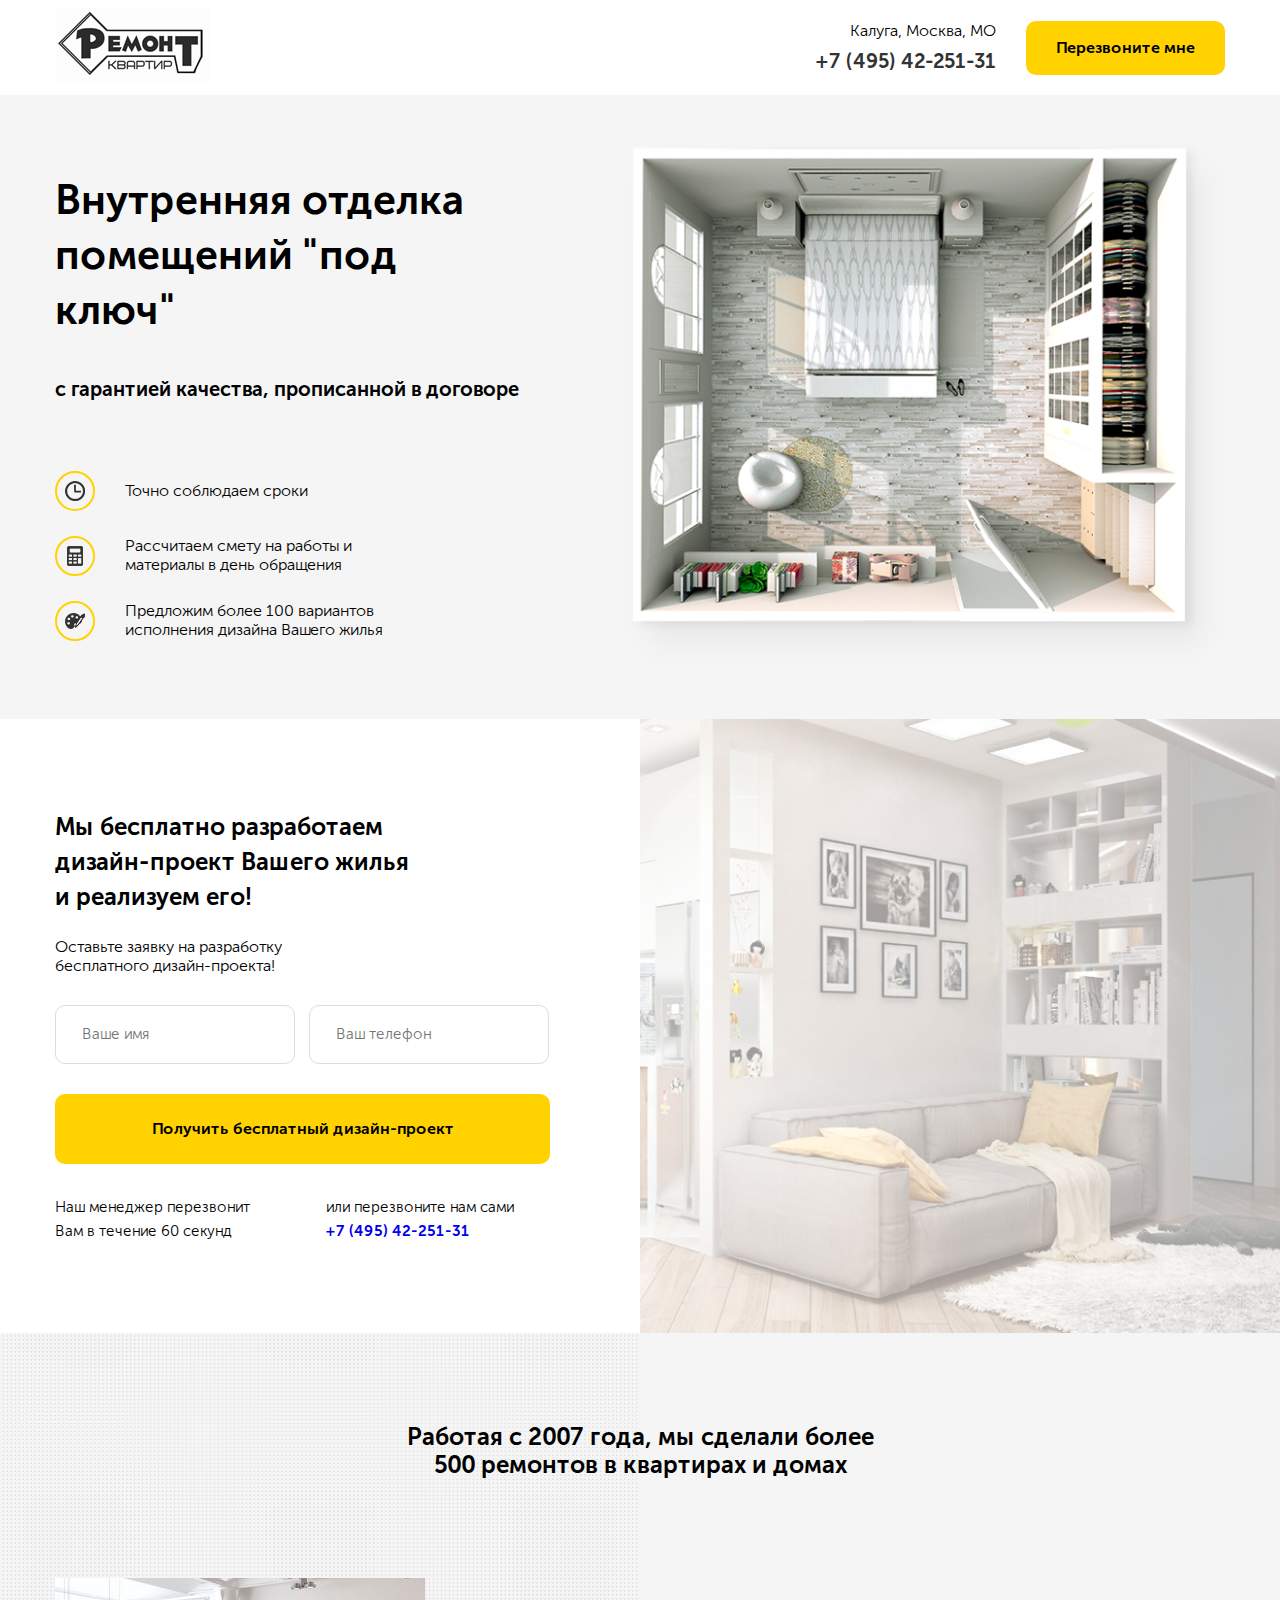
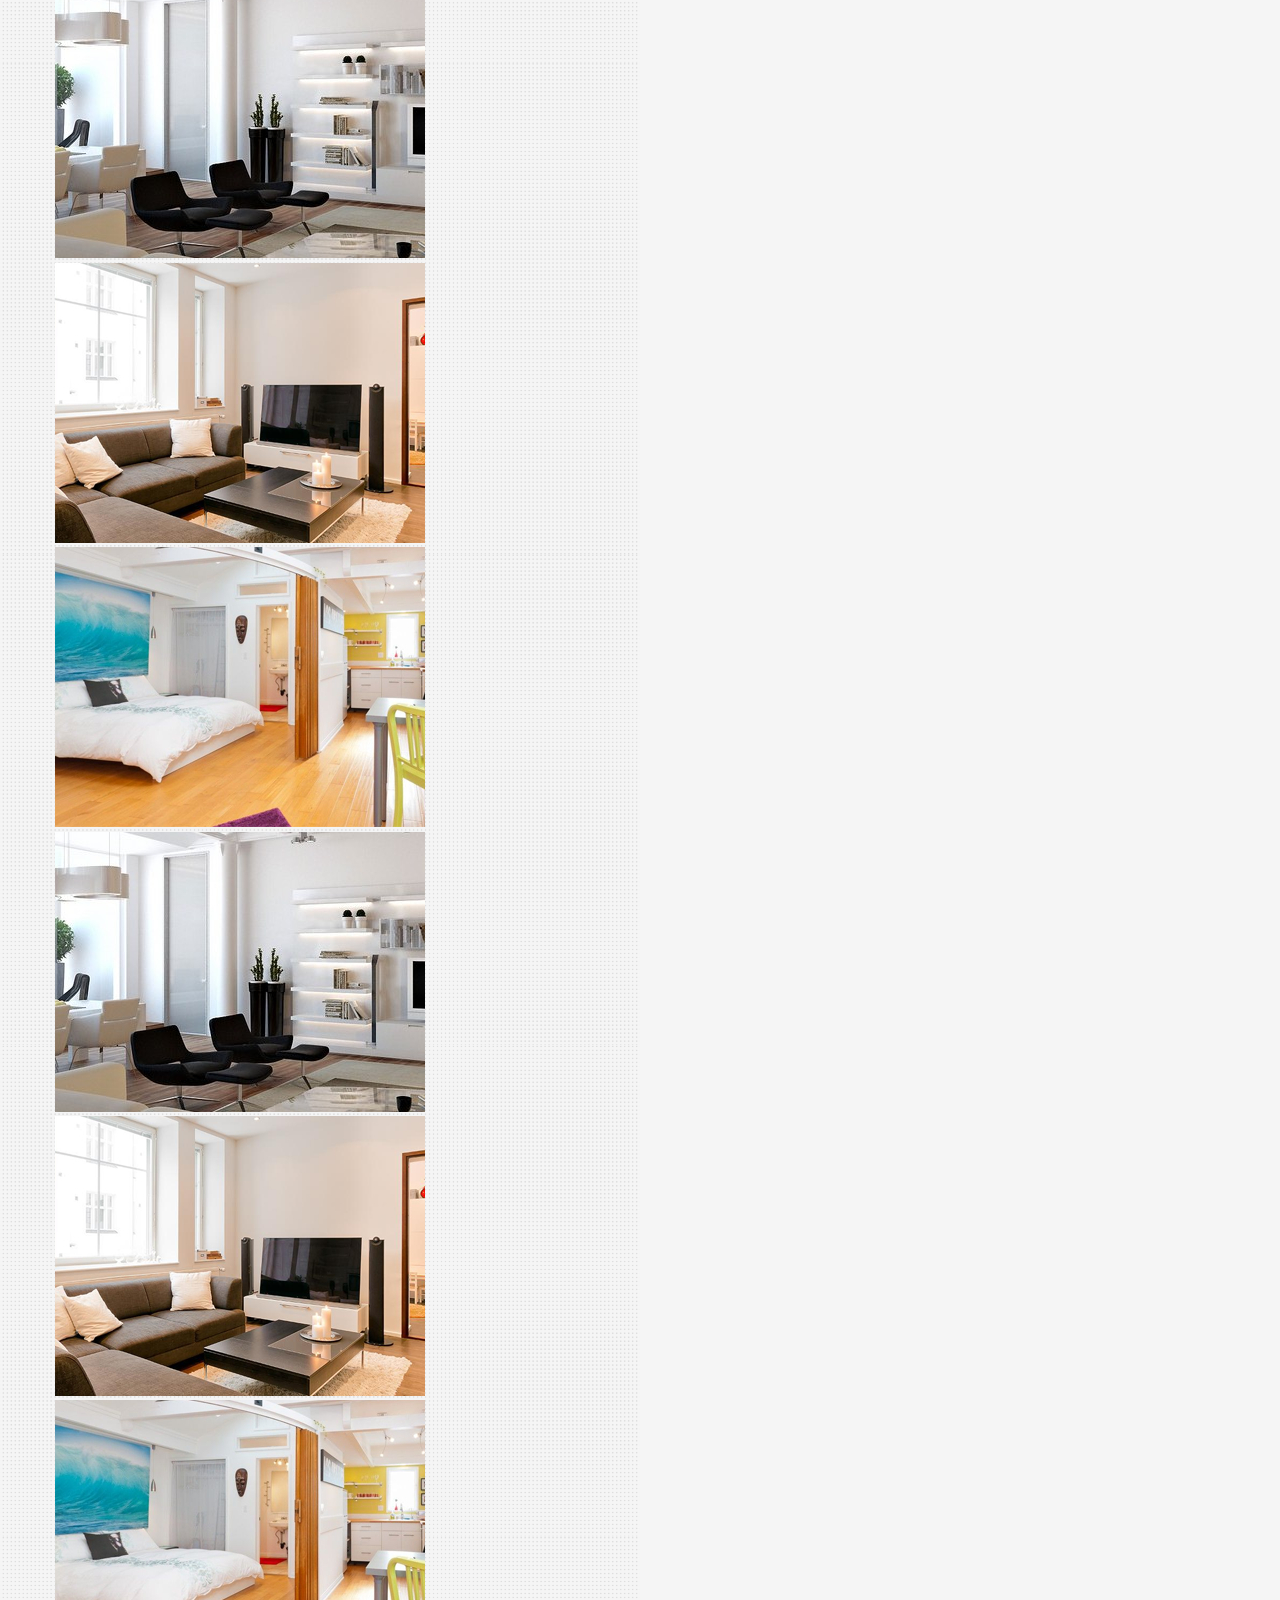
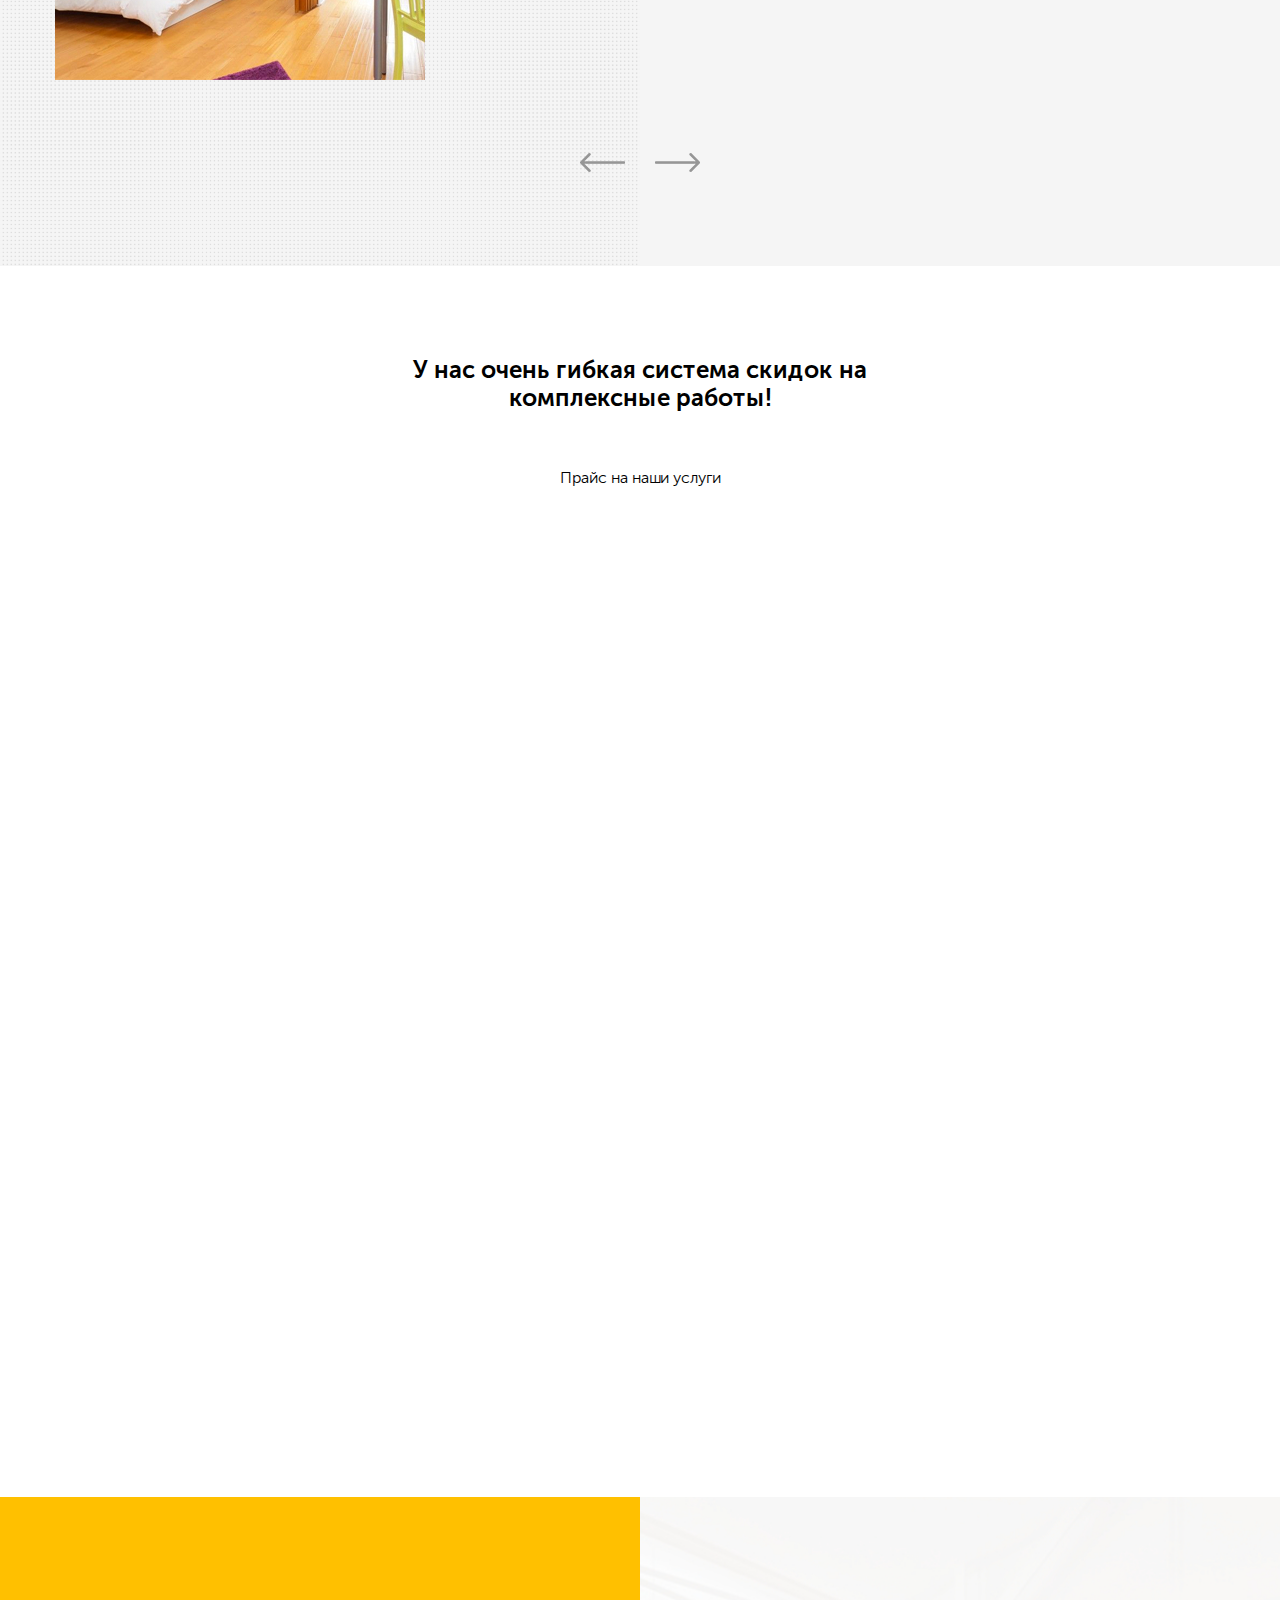
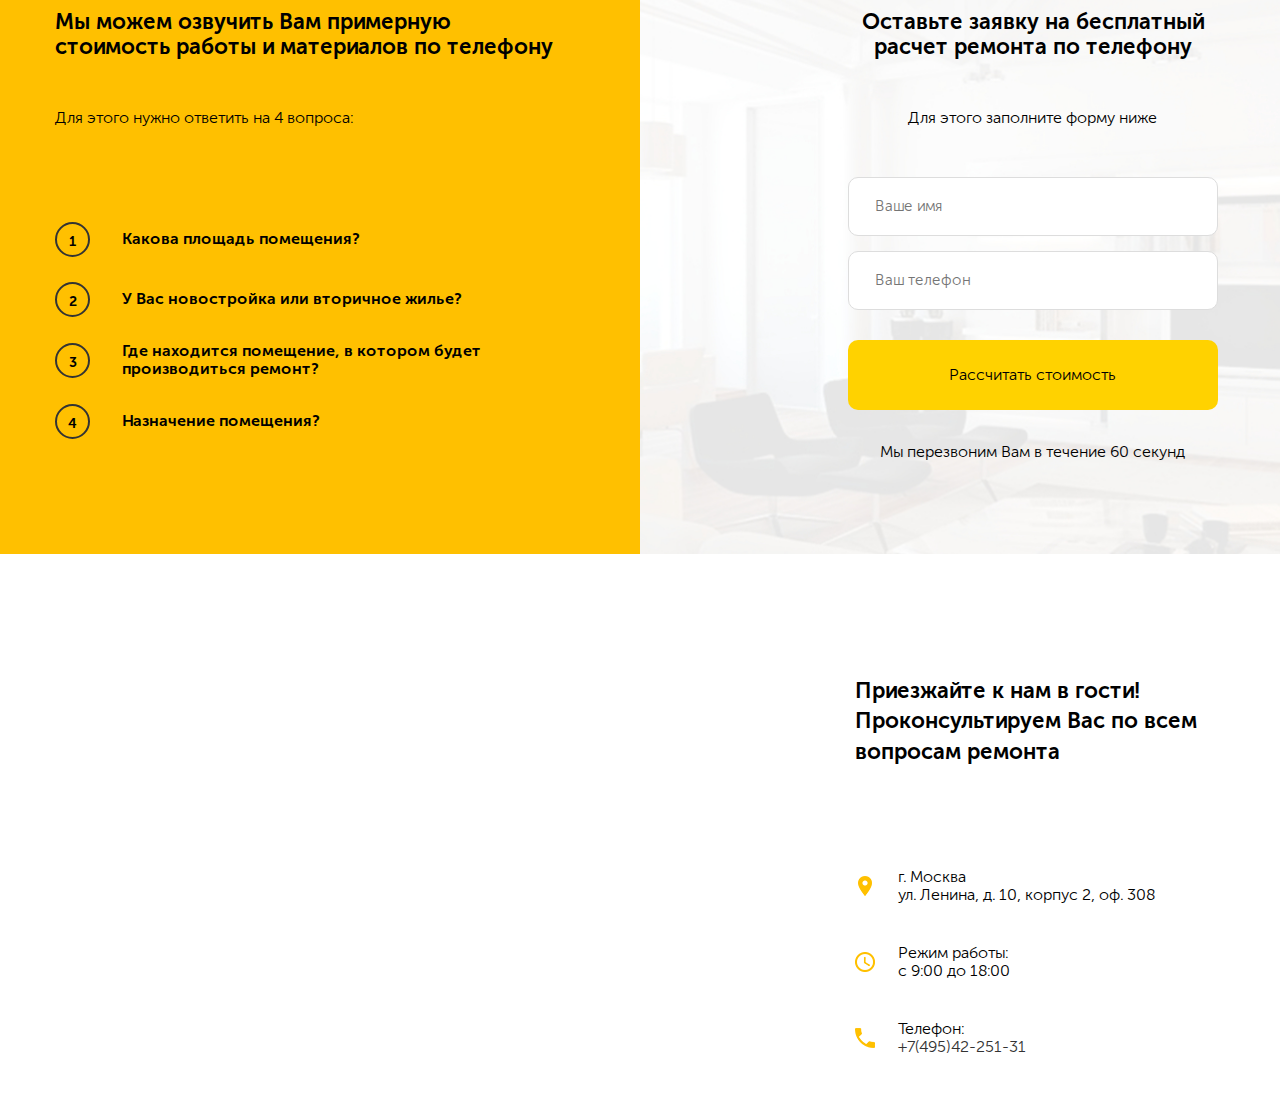
<file: index.html>
<!DOCTYPE html>
<html lang="ru">
<head>
  <meta charset="UTF-8">
  <meta name="viewport" content="width=device-width, initial-scale=1.0">
  <meta http-equiv="X-UA-Compatible" content="ie=edge">
  <title>Document</title>
  <link rel="stylesheet" href="css/normalize.css">
  <link rel="stylesheet" href="css/style.css">
  <link rel="stylesheet" href="css/animate.css">
  <link rel="stylesheet" href="css/slick.css">
</head>
<body>
  <nav class="navbar">
    <div class="container">
      <div class="navbar-block">
        <div class="navbar__logo">
          <img src="img/logo.png" alt="Логотип">
        </div>
        <!-- /.navbar__logo -->
        <div class="navbar__info">
          <div class="navbar__contacts">
            <span class="navbar__address">Калуга, Москва, МО</span>
            <a href="+7 (495) 42-251-31" class="navbar__phone">+7 (495) 42-251-31</a>
          </div>
          <!-- /.navbar__contacts -->
          <button class="button navbar__button" id="button">Перезвоните мне</button>
        </div>
        <!-- /.navbar__info -->
      </div>
      <!-- /.navbar-block -->
    </div>
    <!-- /.container -->
  </nav>
  <!-- /.navbar -->

  <main>
    <section class="hero">
      <div class="container">
        <div class="hero-block">
          <div class="hero-text">
            <h1 class="hero-text__title">
              Внутренняя отделка помещений "под ключ"
            </h1>
            <span class="hero-text__subtitle">
              с гарантией качества, прописанной в договоре
            </span>
            <ul class="hero-list">
              <li class="hero-list__item">
                <div class="hero-list__image">
                  <img src="img/hero/clock.png" alt="">
                </div>
                <span class="hero-list__text">Точно соблюдаем сроки</span>
              </li>
              <li class="hero-list__item">
                <div class="hero-list__image">
                  <img src="img/hero/calculator.png" alt="">
                </div>
                <span class="hero-list__text">Рассчитаем смету на работы и материалы в день обращения</span>
              </li>
              <li class="hero-list__item">
                <div class="hero-list__image">
                  <img src="img/hero/paint-board.png" alt="">
                </div>
                <span class="hero-list__text">Предложим более 100 вариантов исполнения дизайна Вашего жилья</span>
              </li>
            </ul>
          </div>
          <!-- /.hero-list -->
          <div class="hero-image">
            <img src="img/hero/hero-image.png" alt="План кварттиры">
          </div>
          <!-- /.hero-image -->
        </div>
        <!-- /.hero-block -->
      </div>
      <!-- /.container -->
    </section>
    <!-- /.hero -->
    <section class="offer section">
      <div class="container">
        <div class="offer-block">
          <div class="h2 section-title offer__title">
            Мы бесплатно разработаем дизайн-проект Вашего жилья и реализуем его!
          </div>
          <!-- /.h2 section-title -->
          <span class="section-subtitle offer__subtitle">
            Оставьте заявку на разработку бесплатного дизайн-проекта!
          </span>
          <!-- /.section-subtitle -->
          <form action="#" class="form offer__form">
            <input type="text" class="input offer__input" placeholder="Ваше имя">
            <input type="tel" class="input offer__input" placeholder="Ваш телефон">
            <button class="button offer__button">
              Получить бесплатный дизайн-проект
            </button>
            <div class="offer-phone">
              <div class="offer-phone__text">Наш менеджер перезвонит Вам в течение 60 секунд
                </div>
              <div class="offer-phone__text">
                <div class="offer-phone__my">или перезвоните нам сами</div>
                <div class="offer-phone__tel">
                  <a href="+7 (495) 42-251-31">+7 (495) 42-251-31</a>
                </div>
              </div>
            </div>
          </form>
          </div>
        </div>
      <!-- /.container -->
    </section>
    <!-- /.offer -->
  
    <section class="section portfolio">
      <div class="container">
        <h2 class="section-title portfolio__title">Работая с 2007 года, мы сделали более 500 ремонтов в квартирах и домах</h2>

        <div class="slider">
          <div class="slider__item"><img class="slider__image" src="img/portfolio/slider-1.jpg" alt=""></div>
          <div class="slider__item"><img class="slider__image" src="img/portfolio/slider-2.jpg" alt=""></div>
          <div class="slider__item"><img class="slider__image" src="img/portfolio/slider-3.jpg" alt=""></div>
          <div class="slider__item"><img class="slider__image" src="img/portfolio/slider-1.jpg" alt=""></div>
          <div class="slider__item"><img class="slider__image" src="img/portfolio/slider-2.jpg" alt=""></div>
          <div class="slider__item"><img class="slider__image" src="img/portfolio/slider-3.jpg" alt=""></div>
        </div>
        <div class="arrows portfolio__arrows">
          <div class="arrow__left">
            <img src="img/portfolio/left-arrow.png" alt="">
          </div>
          <div class="arrow__right">
            <img src="img/portfolio/right-arrow.png" alt="">
          </div>
        </div>
      </div>
      <!-- /.container -->
    </section>
    <!-- /.section portfolio -->
    <div class="section price">
      <div class="container">
        <h2 class="section-title price__title">У нас очень гибкая система скидок на комплексные работы!</h2>
        <!-- /.section-title price__title -->
        <span class="section-subtitle price__subtitle">Прайс на наши услуги</span>
        <!-- /.section-subtitle price__subtitle -->
        <div class="cards">
          <div class="card price__card wow fadeInUp" data-wow-delay="0.1s">
            <div class="card__image">
              <img class="card-price__image" src="img/price/price-1.jpg" alt="">
            </div>
            <!-- /.card__image -->
            <div class="card__text">
              <h4 class="card__title">Ремонт ванных комнат и с/у</h4>
              <!-- /.card__title -->
              <a href="#" class="card__link">Узнать цены</a>
              <!-- /.card__link -->
            </div>
            <!-- /.card__text -->
          </div>
          <!-- /.card -->
          <div class="card price__card wow fadeInUp" data-wow-delay="0.2s">
            <div class="card__image">
              <img class="card-price__image" src="img/price/price-2.jpg" alt="">
            </div>
            <!-- /.card__image -->
            <div class="card__text">
              <h4 class="card__title">Ремонт комнат и квартир</h4>
              <!-- /.card__title -->
              <a href="#" class="card__link">Узнать цены</a>
              <!-- /.card__link -->
            </div>
            <!-- /.card__text -->
          </div>
          <!-- /.card -->
          <div class="card price__card wow fadeInUp" data-wow-delay="0.3s">
            <div class="card__image">
              <img class="card-price__image" src="img/price/price-3.jpg" alt="">
            </div>
            <!-- /.card__image -->
            <div class="card__text">
              <h4 class="card__title">Отделка офисных помещений</h4>
              <!-- /.card__title -->
              <a href="#" class="card__link">Узнать цены</a>
              <!-- /.card__link -->
            </div>
            <!-- /.card__text -->
          </div>
          <!-- /.card -->
          <div class="card price__card wow fadeInUp" data-wow-delay="0.4s">
            <div class="card__image">
              <img class="card-price__image" src="img/price/price-4.jpg" alt="">
            </div>
            <!-- /.card__image -->
            <div class="card__text">
              <h4 class="card__title">Ремонт в новостройках</h4>
              <!-- /.card__title -->
              <a href="#" class="card__link">Узнать цены</a>
              <!-- /.card__link -->
            </div>
            <!-- /.card__text -->
          </div>
          <!-- /.card -->
          <div class="card price__card wow fadeInUp" data-wow-delay="0.5s">
            <div class="card__image">
              <img class="card-price__image" src="img/price/price-5.jpg" alt="">
            </div>
            <!-- /.card__image -->
            <div class="card__text">
              <h4 class="card__title">Ремонт кухонь</h4>
              <!-- /.card__title -->
              <a href="#" class="card__link">Узнать цены</a>
              <!-- /.card__link -->
            </div>
            <!-- /.card__text -->
          </div>
          <!-- /.card -->
          <div class="card price__card wow fadeInUp" data-wow-delay="0.6s">
            <div class="card__image">
              <img class="card-price__image" src="img/price/price-6.jpg" alt="">
            </div>
            <!-- /.card__image -->
            <div class="card__text">
              <h4 class="card__title">Ремонт дач и коттеджей</h4>
              <!-- /.card__title -->
              <a href="#" class="card__link">Узнать цены</a>
              <!-- /.card__link -->
            </div>
            <!-- /.card__text -->
          </div>
          <!-- /.card -->
        </div>
        <!-- /.cards -->
      </div>
      <!-- /.container -->
    </div>
    <!-- /.section price -->

   <section class="section brif">
     <div class="container">
       <div class="brif-block">
         <div class="interview brif__interview">
           <h3 class="interview__title">Мы можем озвучить Вам примерную стоимость работы и материалов по телефону</h3>
           <span class="interview__subtitle">Для этого нужно ответить на 4 вопроса:</span>
           <ul class="interview-list">
             <li class="interview-list__item">
               <span class="interview-list__counter">1</span>
               <span class="interview-list__text">Какова площадь помещения?</span>
            </li>
             <li class="interview-list__item">
               <span class="interview-list__counter">2</span>
               <span class="interview-list__text">У Вас новостройка или вторичное жилье?</span>
            </li>
             <li class="interview-list__item">
               <span class="interview-list__counter">3</span>
               <span class="interview-list__text">Где находится помещение, в котором будет производиться ремонт?</span>
            </li>
             <li class="interview-list__item">
               <span class="interview-list__counter">4</span>
               <span class="interview-list__text">Назначение помещения?</span>
            </li>
           </ul>
         </div>
         <!-- /.interview brif__interview -->
         <div class="form brif__form">
            <h3 class="form__title">Оставьте заявку на бесплатный расчет ремонта по телефону</h3>
            <span class="form__subtitle">Для этого заполните форму ниже</span>
            <form action="#">
              <input type="text" name="username" required class="input brif__input" placeholder="Ваше имя">
              <input type="tel" class="input brif__input" placeholder="Ваш телефон">
              <button class="button brif__button">Рассчитать стоимость</button>
              <span class="form__description">Мы перезвоним Вам в течение 60 секунд</span>
            </form>
         </div>
         <!-- /.form -->
       </div>
       <!-- /.brif-block -->
     </div>
     <!-- /.container -->
   </section>
   <!-- /.section brif -->
  </main>

<footer class="footer">
  <div class="map" id="map">
    <!-- Карта Яндекс -->
    <script type="text/javascript" charset="utf-8" async src="https://api-maps.yandex.ru/services/constructor/1.0/js/?um=constructor%3A519b55b1620d5512e366b37071ec7ffa2d94bf0a71f9f037dec378e15674812b&amp;width=100%25&amp;height=640&amp;lang=ru_RU&amp;scroll=true"></script>

    <!-- Карта Гугл -->
    <!-- <iframe src="https://www.google.com/maps/embed?pb=!1m18!1m12!1m3!1d5359.8112411899!2d37.20335284293309!3d55.61031437202159!2m3!1f0!2f0!3f0!3m2!1i1024!2i768!4f13.1!3m3!1m2!1s0x46b556d92c52e921%3A0x7069f1a444f51ab2!2z0YPQuy4g0JvQtdC90LjQvdCwLCAxMCwg0KLQvtC70YHRgtC-0L_QsNC70YzRhtC10LLQviwg0JzQvtGB0LrQstCwLCAxNDMzNTA!5e0!3m2!1sru!2sru!4v1576266003106!5m2!1sru!2sru" width="100%" height="640" frameborder="0" style="border:0;" allowfullscreen=""></iframe> -->
  </div>
  <div class="container">
    <div class="contacts-block">
      <div class="contacts">
        <h3 class="contacts__title">Приезжайте к нам в гости! Проконсультируем Вас по всем вопросам ремонта
        </h3>
         <ul class="contacts-list">
           <li class="contacts-list__item">
             <span class="contacts-list__icon">
               <img src="img/footer/map-placeholder.png" alt="">
             </span>
             <span class="contacts-list__text">
                г. Москва <br>
                ул. Ленина, д. 10, корпус 2, оф. 308
             </span>
          </li>
           <li class="contacts-list__item">
             <span class="contacts-list__icon">
               <img src="img/footer/clock-with-white-face.png" alt="">
             </span>
             <span class="contacts-list__text">
                Режим работы: <br>
                с 9:00 до 18:00
             </span>
          </li>
           <li class="contacts-list__item">
             <span class="contacts-list__icon">
               <img src="img/footer/phone-call-button.png" alt="">
             </span>
             <span class="contacts-list__text">
                Телефон: <br>   
                <a href="tel:+7(495)42-251-31">+7(495)42-251-31</a> 
             </span>
          </li>
         </ul> 
      </div>
    </div>
  </div>  
</footer>

<div class="modal" id="modal">
  <div class="modal-dialog">
    <button class="modal-dialog__close" id="close">&times;</button>
    <h4 class="modal-dialog__title">Всплывающее окно</h4>
  </div>
  <!-- /.modal-dialog -->
</div>
<!-- /.modal -->
<!-- <script src="js/main.js"></script> -->

<script
  src="https://code.jquery.com/jquery-3.4.1.min.js"
  integrity="sha256-CSXorXvZcTkaix6Yvo6HppcZGetbYMGWSFlBw8HfCJo="
  crossorigin="anonymous">
</script>
<script src="js/modal.js"></script>
<script src="js/slick.min.js"></script>
<script src="js/wow.min.js"></script>
<script>
  // Инициализация WOW.js
  new WOW().init();
  // Подключение слайдера
  $(document).ready(function(){
    $('.slider').slick({
      infinite: true,
      slidesToShow: 3,
      slidesToScroll: 1,
      prevArrow: $('.arrow__left'),
      nextArrow: $('.arrow__right'),
      responsive: [
      {
      breakpoint: 1200,
      settings: {
        slidesToShow: 2,
        slidesToScroll: 1
        }
      },
      {
      breakpoint: 768,
      settings: {
        slidesToShow: 1,
        slidesToScroll: 1
         }
      }
    ]
    });
  });
</script>

</body>
</html>
</file>
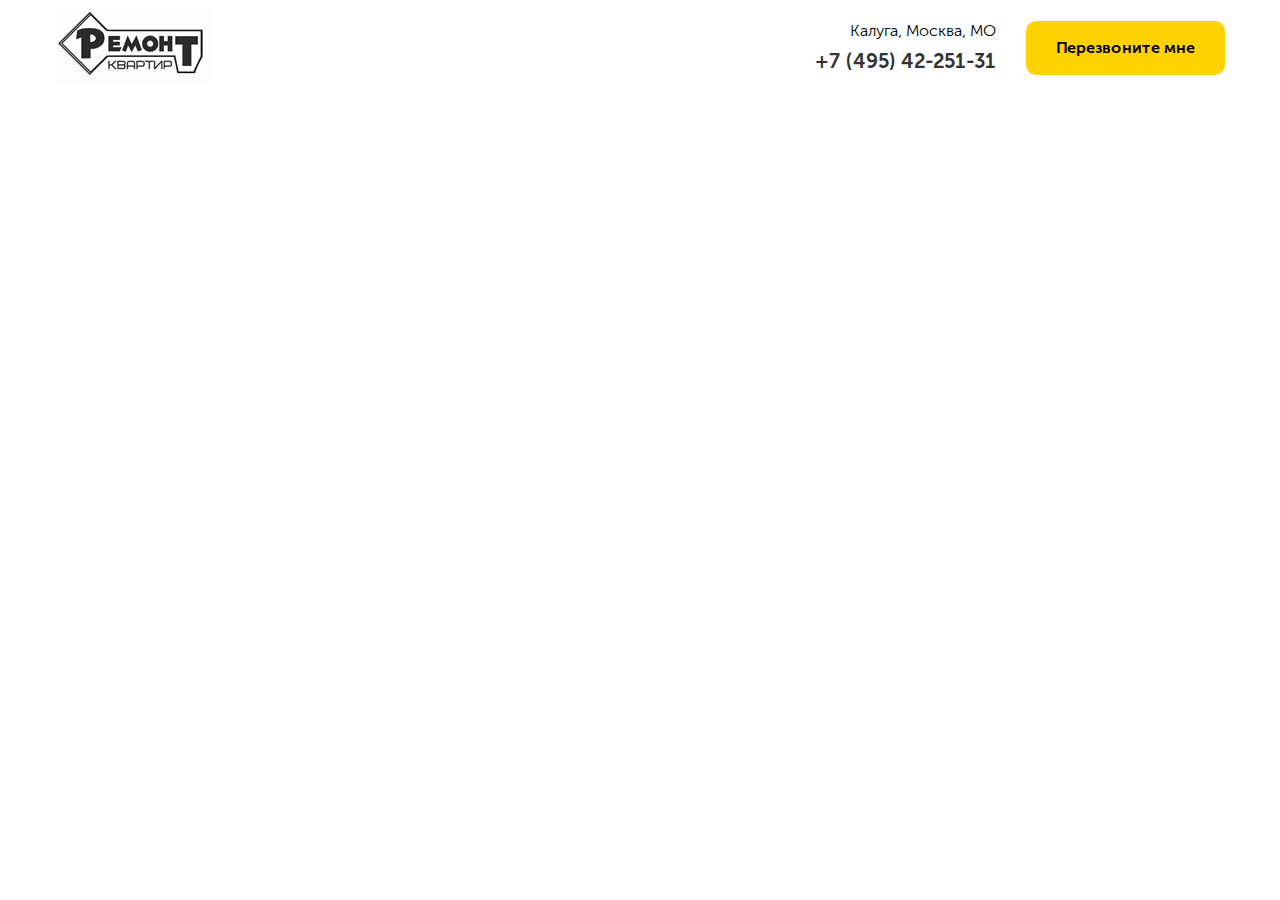
<file: src/index.html>
<!DOCTYPE html>
<html lang="ru">
<head>
  <meta charset="UTF-8">
  <meta name="viewport" content="width=device-width, initial-scale=1.0">
  <meta http-equiv="X-UA-Compatible" content="ie=edge">
  <title>Document</title>
  <link rel="stylesheet" href="css/normalize.css">
  <link rel="stylesheet" href="css/style.css">
</head>
<body>
  <nav class="navbar">
    <div class="container">
      <div class="navbar-block">
        <div class="navbar__logo">
          <img src="img/logo.png" alt="Логотип">
        </div>
        <!-- /.navbar__logo -->
        <div class="navbar__info">
          <div class="navbar__contacts">
            <span class="navbar__address">Калуга, Москва, МО</span>
            <a href="+7 (495) 42-251-31" class="navbar__phone">+7 (495) 42-251-31</a>
          </div>
          <!-- /.navbar__contacts -->
          <button class="button navbar__button">Перезвоните мне</button>
        </div>
        <!-- /.navbar__info -->
      </div>
      <!-- /.navbar-block -->
    </div>
    <!-- /.container -->
  </nav>
  <!-- /.navbar -->
</body>
</html>
</file>
<file: css/style.css>
@font-face {
  font-family: 'Museo Sans Light';
  src: url("../fonts/MuseoSansCyrl/MuseoSansCyrl-300.eot");
  src: url("../fonts/MuseoSansCyrl/MuseoSansCyrl-300.eot?#iefix") format("embedded-opentype"), url("../fonts/MuseoSansCyrl/MuseoSansCyrl-300.woff") format("woff"), url("../fonts/MuseoSansCyrl/MuseoSansCyrl-300.ttf") format("truetype");
  font-weight: normal;
  font-style: normal;
}

@font-face {
  font-family: 'Museo Sans Bold';
  src: url("../fonts/MuseoSansCyrl/MuseoSansCyrl-700.eot");
  src: url("../fonts/MuseoSansCyrl/MuseoSansCyrl-700.eot?#iefix") format("embedded-opentype"), url("../fonts/MuseoSansCyrl/MuseoSansCyrl-700.woff") format("woff"), url("../fonts/MuseoSansCyrl/MuseoSansCyrl-700.ttf") format("truetype");
  font-weight: normal;
  font-style: normal;
}

* {
  -webkit-box-sizing: border-box;
          box-sizing: border-box;
}

body {
  font-family: 'Museo Sans Light', sans-serif;
  font-weight: 300;
}

img {
  max-width: 100%;
}

.container {
  width: 1170px;
  margin: auto;
}

@media (max-width: 1200px) {
  .container {
    width: 760px;
  }
}

@media (max-width: 768px) {
  .container {
    max-width: 580px;
    width: 90%;
  }
}

.button {
  border-radius: 10px;
  background-color: #ffd200;
  border: none;
  padding: 18px 30px;
}

.button:hover {
  background-color: #ffdb33;
  cursor: pointer;
}

.section {
  padding: 90px 0;
}

.section-title {
  max-width: 500px;
  text-align: center;
  font-size: 24px;
  font-family: 'Museo Sans Bold', sans-serif;
  font-weight: 700;
}

.section-subtitle {
  font-size: 16px;
  display: block;
}

.input {
  border: 1px solid #dddddd;
  padding: 20px 26px;
  font-size: 15px;
  border-radius: 10px;
}

.arrows {
  cursor: pointer;
}

.navbar {
  padding: 8px 0;
}

.navbar-block {
  display: -webkit-box;
  display: -ms-flexbox;
  display: flex;
  -webkit-box-pack: justify;
      -ms-flex-pack: justify;
          justify-content: space-between;
  -webkit-box-align: center;
      -ms-flex-align: center;
          align-items: center;
}

.navbar__info {
  display: -webkit-box;
  display: -ms-flexbox;
  display: flex;
  -webkit-box-align: center;
      -ms-flex-align: center;
          align-items: center;
  text-align: right;
}

.navbar__address {
  display: -webkit-box;
  display: -ms-flexbox;
  display: flex;
  -webkit-box-orient: vertical;
  -webkit-box-direction: normal;
      -ms-flex-direction: column;
          flex-direction: column;
}

.navbar__button {
  margin-left: 30px;
  font-family: 'Museo Sans Bold', sans-serif;
  font-weight: 700;
}

.navbar__phone {
  display: inline-block;
  color: #333333;
  font-size: 20px;
  text-decoration: none;
  margin-top: 10px;
  font-family: 'Museo Sans Bold', sans-serif;
  font-weight: 700;
}

@media (max-width: 768px) {
  .navbar .navbar__contacts {
    display: none;
  }
  .navbar .navbar__button {
    font-size: 12px;
    padding: 12px 26px;
  }
  .navbar .navbar__logo {
    width: 90px;
  }
}

.hero {
  padding: 50px 0;
  background-color: #f5f5f5;
}

.hero-block {
  display: -webkit-box;
  display: -ms-flexbox;
  display: flex;
}

.hero-text {
  -ms-flex-preferred-size: 50%;
      flex-basis: 50%;
  padding-right: 100px;
}

.hero-text__title {
  font-size: 41px;
  line-height: 55px;
  margin-bottom: 40px;
  font-family: 'Museo Sans Bold', sans-serif;
  font-weight: 700;
}

.hero-text__subtitle {
  display: inline-block;
  font-size: 20px;
  margin-bottom: 70px;
  font-family: 'Museo Sans Bold', sans-serif;
  font-weight: 700;
}

.hero-list {
  margin: 0;
  padding: 0;
}

.hero-list__item {
  display: -webkit-box;
  display: -ms-flexbox;
  display: flex;
  -webkit-box-align: center;
      -ms-flex-align: center;
          align-items: center;
  margin-bottom: 25px;
}

.hero-list__item:last-child {
  margin-bottom: 0;
}

.hero-list__image {
  width: 40px;
  height: 40px;
  border: 2px solid #ffd200;
  display: -webkit-box;
  display: -ms-flexbox;
  display: flex;
  -webkit-box-align: center;
      -ms-flex-align: center;
          align-items: center;
  -webkit-box-pack: center;
      -ms-flex-pack: center;
          justify-content: center;
  border-radius: 50%;
  margin-right: 30px;
}

.hero-list__text {
  max-width: 300px;
}

@media (max-width: 1200px) {
  .hero-block {
    -webkit-box-orient: vertical;
    -webkit-box-direction: normal;
        -ms-flex-direction: column;
            flex-direction: column;
  }
  .hero-list {
    margin-bottom: 44px;
  }
  .hero-text {
    padding-right: 10px;
  }
}

@media (max-width: 768px) {
  .hero-text__title {
    font-size: 24px;
    line-height: 1.4;
    margin-bottom: 15px;
  }
  .hero-text__subtitle {
    font-size: 16px;
    margin-right: 74px;
    margin-bottom: 28px;
  }
  .hero-list__text {
    font-size: 12px;
  }
  .hero-list__item {
    margin-bottom: 20px;
  }
  .hero-list__image {
    margin-right: 15px;
  }
}

.offer {
  background: url("../img/offer/offer-bg.png") no-repeat;
  background-position: center right;
  background-size: contain;
  position: relative;
}

.offer:before {
  content: '';
  width: 50%;
  height: 100%;
  position: absolute;
  top: 0;
  left: 0;
  background-color: #ffffff;
}

.offer-block {
  width: 50%;
  padding-right: 90px;
  position: relative;
}

.offer__title {
  text-align: left;
  max-width: 360px;
  line-height: 35px;
  padding-bottom: 24px;
}

.offer__subtitle {
  max-width: 250px;
  margin-bottom: 30px;
}

.offer__input {
  margin-bottom: 30px;
  width: 240px;
}

.offer__input:first-child {
  margin-right: 10px;
}

.offer__button {
  width: 100%;
  min-height: 70px;
  font-family: 'Museo Sans Bold', sans-serif;
  font-weight: 700;
  text-align: center;
  -webkit-box-pack: center;
      -ms-flex-pack: center;
          justify-content: center;
  margin-bottom: 31px;
}

.offer-phone {
  display: -webkit-box;
  display: -ms-flexbox;
  display: flex;
  -webkit-box-pack: justify;
      -ms-flex-pack: justify;
          justify-content: space-between;
}

.offer-phone__text {
  width: 50%;
  max-width: 224px;
  font-size: 15px;
  line-height: 24px;
}

.offer-phone__tel a {
  text-decoration: none;
  font-family: 'Museo Sans Bold', sans-serif;
  font-weight: 700;
}

@media (max-width: 1200px) {
  .offer {
    background-size: cover;
  }
  .offer__input {
    width: 100%;
    margin-bottom: 10px;
  }
  .offer__button {
    font-size: 13px;
  }
  .offer-phone__text {
    width: 100%;
  }
}

@media (max-width: 768px) {
  .offer {
    background: #fff;
  }
  .offer-block {
    width: 100%;
    padding-right: 0;
  }
  .offer-phone__text {
    width: 100%;
  }
}

.modal {
  position: fixed;
  left: 0;
  top: 0;
  width: 100%;
  height: 100%;
  background-color: rgba(0, 0, 0, 0.5);
  display: none;
}

.modal_active {
  display: -webkit-box;
  display: -ms-flexbox;
  display: flex;
}

.modal-dialog {
  position: relative;
  margin: auto;
  max-width: 450px;
  width: 90%;
  min-height: 200px;
  background-color: #fff;
  padding: 40px;
}

.modal-dialog__close {
  position: absolute;
  top: 0;
  right: 0;
}

.portfolio {
  background: #f5f5f5 url("../img/portfolio/portfolio-pattern.jpg") repeat-y center left;
  background-size: 50%;
}

.portfolio__title {
  margin: auto;
  margin-bottom: 100px;
}

.portfolio__arrows {
  max-width: 120px;
  margin: auto;
  margin-top: 68px;
  display: -webkit-box;
  display: -ms-flexbox;
  display: flex;
  -webkit-box-pack: justify;
      -ms-flex-pack: justify;
          justify-content: space-between;
}

.slider__image {
  margin: auto;
}

.price__title {
  margin: auto;
  margin-bottom: 58px;
}

.price__subtitle {
  margin-bottom: 59px;
  text-align: center;
}

.price__card {
  margin: auto;
  margin-bottom: 30px;
}

.card {
  text-align: center;
  border: 1px solid #e8e8e8;
  -webkit-transition: 0.2s;
  transition: 0.2s;
}

.card-price__image {
  display: block;
}

.card:hover {
  -webkit-box-shadow: 0 20px 25px rgba(0, 0, 0, 0.1);
          box-shadow: 0 20px 25px rgba(0, 0, 0, 0.1);
}

.card:hover .card__image:before {
  opacity: 1;
}

.card__text {
  padding: 40px;
}

.card__title {
  margin-top: 0;
}

.card__image {
  position: relative;
}

.card__image:before {
  content: '';
  position: absolute;
  left: 0;
  top: 0;
  width: 100%;
  height: 100%;
  background-image: -webkit-gradient(linear, left bottom, left top, from(#ffd200), to(rgba(255, 255, 255, 0)));
  background-image: linear-gradient(to top, #ffd200 0%, rgba(255, 255, 255, 0) 100%);
  opacity: 0;
  -webkit-transition: 0.2s;
  transition: 0.2s;
}

.card__link {
  display: inline-block;
  font-family: 'Museo Sans Bold', sans-serif;
  font-weight: 700;
  text-decoration: none;
  color: #333333;
  font-size: 16px;
  position: relative;
}

.card__link:hover:after {
  height: 13px;
}

.card__link:after {
  content: '';
  position: absolute;
  z-index: -1;
  bottom: -4px;
  left: 0;
  display: block;
  width: 100%;
  height: 3px;
  background-color: #ffd200;
  -webkit-transition: 0.2s;
  transition: 0.2s;
}

.cards {
  display: -webkit-box;
  display: -ms-flexbox;
  display: flex;
  -webkit-box-pack: justify;
      -ms-flex-pack: justify;
          justify-content: space-between;
  -ms-flex-wrap: wrap;
      flex-wrap: wrap;
}

.brif {
  background-image: url(../img/brif/brif-color-bg.jpg), url(../img/brif/brif-bg.jpg);
  background-position: left center, center right;
  background-size: 50%, contain;
  background-repeat: repeat-y, no-repeat;
}

.brif-block {
  display: -webkit-box;
  display: -ms-flexbox;
  display: flex;
}

.brif__interview {
  -ms-flex-preferred-size: 50%;
      flex-basis: 50%;
}

.brif__form {
  -ms-flex-preferred-size: 50%;
      flex-basis: 50%;
  padding-left: 200px;
  text-align: center;
}

.brif__input {
  width: 100%;
  max-width: 370px;
  margin-bottom: 15px;
}

.brif__button {
  margin-top: 15px;
  height: 70px;
  width: 100%;
  max-width: 370px;
  margin-bottom: 33px;
}

.interview {
  padding-right: 70px;
}

.interview__title {
  margin-bottom: 50px;
  font-size: 22px;
  font-family: 'Museo Sans Bold', sans-serif;
  font-weight: 700;
}

.interview__subtitle {
  display: block;
  margin-bottom: 94px;
  font-size: 16px;
}

.interview-list {
  list-style: none;
  padding: 0;
}

.interview-list__item {
  display: -webkit-box;
  display: -ms-flexbox;
  display: flex;
  -webkit-box-align: center;
      -ms-flex-align: center;
          align-items: center;
  margin-bottom: 25px;
  font-family: 'Museo Sans Bold', sans-serif;
  font-weight: 700;
}

.interview-list__counter {
  display: inline-block;
  text-align: center;
  line-height: 35px;
  width: 35px;
  height: 35px;
  border: 2px solid #333333;
  margin-right: 32px;
  border-radius: 50%;
  font-size: 14px;
}

.interview-list__text {
  max-width: 400px;
}

.form__title {
  margin-bottom: 50px;
  font-size: 22px;
  font-family: 'Museo Sans Bold', sans-serif;
  font-weight: 700;
}

.form__subtitle {
  display: block;
  margin-bottom: 49px;
  font-size: 16px;
}

.form__description {
  display: block;
}

@media (max-width: 1200px) {
  .brif__form {
    padding-left: 30px;
    font-size: 20px;
    margin-bottom: 15px;
  }
  .brif__form__subtitle {
    margin-bottom: 30px;
  }
  .interview {
    padding-right: 30px;
  }
  .interview__title {
    font-size: 20px;
    margin-bottom: 15px;
  }
  .interview__subtitle {
    margin-bottom: 30px;
  }
  .interview-list__text {
    font-size: 14px;
    max-width: 300px;
  }
  .interview-list__counter {
    margin-right: 20px;
  }
}

@media (max-width: 768px) {
  .brif {
    background-image: url(../img/brif/brif-color-bg.jpg), url(../img/brif/brif-bg.jpg);
    background-position: top center, center button;
    background-size: 100% 50%, cover;
    background-repeat: repeat-x, no-repeat;
  }
  .brif-block {
    -webkit-box-orient: vertical;
    -webkit-box-direction: normal;
        -ms-flex-direction: column;
            flex-direction: column;
  }
}

.footer {
  position: relative;
}

.map {
  position: absolute;
  left: 0;
  top: 0;
  width: 50%;
}

.contacts {
  -ms-flex-preferred-size: 50%;
      flex-basis: 50%;
  padding-top: 100px;
  padding-left: 215px;
}

.contacts__title {
  font-family: 'Museo Sans Bold', sans-serif;
  font-weight: 700;
  font-size: 22px;
  line-height: 1.4;
  margin-bottom: 100px;
}

.contacts-block {
  display: -webkit-box;
  display: -ms-flexbox;
  display: flex;
  -webkit-box-pack: end;
      -ms-flex-pack: end;
          justify-content: flex-end;
}

.contacts-list {
  padding: 0;
  list-style: none;
}

.contacts-list__icon {
  width: 20px;
  height: 20px;
  text-align: center;
  line-height: 20px;
  margin-right: 23px;
}

.contacts-list__item {
  display: -webkit-box;
  display: -ms-flexbox;
  display: flex;
  -webkit-box-align: center;
      -ms-flex-align: center;
          align-items: center;
  margin-bottom: 39px;
}

.contacts-list__text a {
  text-decoration: none;
  color: #333333;
}
</file>
<file: src/css/style.css>
@font-face {
  font-family: 'Museo Sans Light';
  src: url("../fonts/MuseoSansCyrl/MuseoSansCyrl-300.eot");
  src: url("../fonts/MuseoSansCyrl/MuseoSansCyrl-300.eot?#iefix") format("embedded-opentype"), url("../fonts/MuseoSansCyrl/MuseoSansCyrl-300.woff") format("woff"), url("../fonts/MuseoSansCyrl/MuseoSansCyrl-300.ttf") format("truetype");
  font-weight: normal;
  font-style: normal;
}

@font-face {
  font-family: 'Museo Sans Bold';
  src: url("../fonts/MuseoSansCyrl/MuseoSansCyrl-700.eot");
  src: url("../fonts/MuseoSansCyrl/MuseoSansCyrl-700.eot?#iefix") format("embedded-opentype"), url("../fonts/MuseoSansCyrl/MuseoSansCyrl-700.woff") format("woff"), url("../fonts/MuseoSansCyrl/MuseoSansCyrl-700.ttf") format("truetype");
  font-weight: normal;
  font-style: normal;
}

* {
  -webkit-box-sizing: border-box;
          box-sizing: border-box;
}

body {
  font-family: 'Museo Sans Light', sans-serif;
  font-weight: 300;
}

img {
  max-width: 100%;
}

.container {
  width: 1170px;
  margin: auto;
}

@media (max-width: 1200px) {
  .container {
    width: 760px;
  }
}

@media (max-width: 768px) {
  .container {
    max-width: 580px;
    width: 90%;
  }
}

.button {
  border-radius: 10px;
  background-color: #ffd200;
  border: none;
  padding: 18px 30px;
}

.button:hover {
  background-color: #ffdb33;
  cursor: pointer;
}

.section {
  padding: 90px 0;
}

.section-title {
  max-width: 500px;
  text-align: center;
  font-size: 24px;
  font-family: 'Museo Sans Bold', sans-serif;
  font-weight: 700;
}

.section-subtitle {
  font-size: 16px;
  display: block;
}

.input {
  border: 1px solid #dddddd;
  padding: 20px 26px;
  font-size: 15px;
  border-radius: 10px;
}

.arrows {
  cursor: pointer;
}

.navbar {
  padding: 8px 0;
}

.navbar-block {
  display: -webkit-box;
  display: -ms-flexbox;
  display: flex;
  -webkit-box-pack: justify;
      -ms-flex-pack: justify;
          justify-content: space-between;
  -webkit-box-align: center;
      -ms-flex-align: center;
          align-items: center;
}

.navbar__info {
  display: -webkit-box;
  display: -ms-flexbox;
  display: flex;
  -webkit-box-align: center;
      -ms-flex-align: center;
          align-items: center;
  text-align: right;
}

.navbar__address {
  display: -webkit-box;
  display: -ms-flexbox;
  display: flex;
  -webkit-box-orient: vertical;
  -webkit-box-direction: normal;
      -ms-flex-direction: column;
          flex-direction: column;
}

.navbar__button {
  margin-left: 30px;
  font-family: 'Museo Sans Bold', sans-serif;
  font-weight: 700;
}

.navbar__phone {
  display: inline-block;
  color: #333333;
  font-size: 20px;
  text-decoration: none;
  margin-top: 10px;
  font-family: 'Museo Sans Bold', sans-serif;
  font-weight: 700;
}

@media (max-width: 768px) {
  .navbar .navbar__contacts {
    display: none;
  }
  .navbar .navbar__button {
    font-size: 12px;
    padding: 12px 26px;
  }
  .navbar .navbar__logo {
    width: 90px;
  }
}

.hero {
  padding: 50px 0;
  background-color: #f5f5f5;
}

.hero-block {
  display: -webkit-box;
  display: -ms-flexbox;
  display: flex;
}

.hero-text {
  -ms-flex-preferred-size: 50%;
      flex-basis: 50%;
  padding-right: 100px;
}

.hero-text__title {
  font-size: 41px;
  line-height: 55px;
  margin-bottom: 40px;
  font-family: 'Museo Sans Bold', sans-serif;
  font-weight: 700;
}

.hero-text__subtitle {
  display: inline-block;
  font-size: 20px;
  margin-bottom: 70px;
  font-family: 'Museo Sans Bold', sans-serif;
  font-weight: 700;
}

.hero-list {
  margin: 0;
  padding: 0;
}

.hero-list__item {
  display: -webkit-box;
  display: -ms-flexbox;
  display: flex;
  -webkit-box-align: center;
      -ms-flex-align: center;
          align-items: center;
  margin-bottom: 25px;
}

.hero-list__item:last-child {
  margin-bottom: 0;
}

.hero-list__image {
  width: 40px;
  height: 40px;
  border: 2px solid #ffd200;
  display: -webkit-box;
  display: -ms-flexbox;
  display: flex;
  -webkit-box-align: center;
      -ms-flex-align: center;
          align-items: center;
  -webkit-box-pack: center;
      -ms-flex-pack: center;
          justify-content: center;
  border-radius: 50%;
  margin-right: 30px;
}

.hero-list__text {
  max-width: 300px;
}

@media (max-width: 1200px) {
  .hero-block {
    -webkit-box-orient: vertical;
    -webkit-box-direction: normal;
        -ms-flex-direction: column;
            flex-direction: column;
  }
  .hero-list {
    margin-bottom: 44px;
  }
  .hero-text {
    padding-right: 10px;
  }
}

@media (max-width: 768px) {
  .hero-text__title {
    font-size: 24px;
    line-height: 1.4;
    margin-bottom: 15px;
  }
  .hero-text__subtitle {
    font-size: 16px;
    margin-right: 74px;
    margin-bottom: 28px;
  }
  .hero-list__text {
    font-size: 12px;
  }
  .hero-list__item {
    margin-bottom: 20px;
  }
  .hero-list__image {
    margin-right: 15px;
  }
}

.offer {
  background: url("../img/offer/offer-bg.png") no-repeat;
  background-position: center right;
  background-size: contain;
  position: relative;
}

.offer:before {
  content: '';
  width: 50%;
  height: 100%;
  position: absolute;
  top: 0;
  left: 0;
  background-color: #ffffff;
}

.offer-block {
  width: 50%;
  padding-right: 90px;
  position: relative;
}

.offer__title {
  text-align: left;
  max-width: 360px;
  line-height: 35px;
  padding-bottom: 24px;
}

.offer__subtitle {
  max-width: 250px;
  margin-bottom: 30px;
}

.offer__input {
  margin-bottom: 30px;
  width: 240px;
}

.offer__input:first-child {
  margin-right: 10px;
}

.offer__button {
  width: 100%;
  min-height: 70px;
  font-family: 'Museo Sans Bold', sans-serif;
  font-weight: 700;
  text-align: center;
  -webkit-box-pack: center;
      -ms-flex-pack: center;
          justify-content: center;
  margin-bottom: 31px;
}

.offer-phone {
  display: -webkit-box;
  display: -ms-flexbox;
  display: flex;
  -webkit-box-pack: justify;
      -ms-flex-pack: justify;
          justify-content: space-between;
}

.offer-phone__text {
  width: 50%;
  max-width: 224px;
  font-size: 15px;
  line-height: 24px;
}

.offer-phone__tel a {
  text-decoration: none;
  font-family: 'Museo Sans Bold', sans-serif;
  font-weight: 700;
}

@media (max-width: 1200px) {
  .offer {
    background-size: cover;
  }
  .offer__input {
    width: 100%;
    margin-bottom: 10px;
  }
  .offer__button {
    font-size: 13px;
  }
  .offer-phone__text {
    width: 100%;
  }
}

@media (max-width: 768px) {
  .offer {
    background: #fff;
  }
  .offer-block {
    width: 100%;
    padding-right: 0;
  }
  .offer-phone__text {
    width: 100%;
  }
}

.modal {
  position: fixed;
  left: 0;
  top: 0;
  width: 100%;
  height: 100%;
  background-color: rgba(0, 0, 0, 0.5);
  display: none;
}

.modal_active {
  display: -webkit-box;
  display: -ms-flexbox;
  display: flex;
}

.modal-dialog {
  position: relative;
  margin: auto;
  max-width: 450px;
  width: 90%;
  min-height: 200px;
  background-color: #fff;
  padding: 40px;
}

.modal-dialog__close {
  position: absolute;
  top: 0;
  right: 0;
}

.portfolio {
  background: #f5f5f5 url("../img/portfolio/portfolio-pattern.jpg") repeat-y center left;
  background-size: 50%;
}

.portfolio__title {
  margin: auto;
  margin-bottom: 100px;
}

.portfolio__arrows {
  max-width: 120px;
  margin: auto;
  margin-top: 68px;
  display: -webkit-box;
  display: -ms-flexbox;
  display: flex;
  -webkit-box-pack: justify;
      -ms-flex-pack: justify;
          justify-content: space-between;
}

.slider__image {
  margin: auto;
}

.price__title {
  margin: auto;
  margin-bottom: 58px;
}

.price__subtitle {
  margin-bottom: 59px;
  text-align: center;
}

.price__card {
  margin: auto;
  margin-bottom: 30px;
}

.card {
  text-align: center;
  border: 1px solid #e8e8e8;
  -webkit-transition: 0.2s;
  transition: 0.2s;
}

.card-price__image {
  display: block;
}

.card:hover {
  -webkit-box-shadow: 0 20px 25px rgba(0, 0, 0, 0.1);
          box-shadow: 0 20px 25px rgba(0, 0, 0, 0.1);
}

.card:hover .card__image:before {
  opacity: 1;
}

.card__text {
  padding: 40px;
}

.card__title {
  margin-top: 0;
}

.card__image {
  position: relative;
}

.card__image:before {
  content: '';
  position: absolute;
  left: 0;
  top: 0;
  width: 100%;
  height: 100%;
  background-image: -webkit-gradient(linear, left bottom, left top, from(#ffd200), to(rgba(255, 255, 255, 0)));
  background-image: linear-gradient(to top, #ffd200 0%, rgba(255, 255, 255, 0) 100%);
  opacity: 0;
  -webkit-transition: 0.2s;
  transition: 0.2s;
}

.card__link {
  display: inline-block;
  font-family: 'Museo Sans Bold', sans-serif;
  font-weight: 700;
  text-decoration: none;
  color: #333333;
  font-size: 16px;
  position: relative;
}

.card__link:hover:after {
  height: 13px;
}

.card__link:after {
  content: '';
  position: absolute;
  z-index: -1;
  bottom: -4px;
  left: 0;
  display: block;
  width: 100%;
  height: 3px;
  background-color: #ffd200;
  -webkit-transition: 0.2s;
  transition: 0.2s;
}

.cards {
  display: -webkit-box;
  display: -ms-flexbox;
  display: flex;
  -webkit-box-pack: justify;
      -ms-flex-pack: justify;
          justify-content: space-between;
  -ms-flex-wrap: wrap;
      flex-wrap: wrap;
}

.brif {
  background-image: url(../img/brif/brif-color-bg.jpg), url(../img/brif/brif-bg.jpg);
  background-position: left center, center right;
  background-size: 50%, contain;
  background-repeat: repeat-y, no-repeat;
}

.brif-block {
  display: -webkit-box;
  display: -ms-flexbox;
  display: flex;
}

.brif__interview {
  -ms-flex-preferred-size: 50%;
      flex-basis: 50%;
}

.brif__form {
  -ms-flex-preferred-size: 50%;
      flex-basis: 50%;
  padding-left: 200px;
  text-align: center;
}

.brif__input {
  width: 100%;
  max-width: 370px;
  margin-bottom: 15px;
}

.brif__button {
  margin-top: 15px;
  height: 70px;
  width: 100%;
  max-width: 370px;
  margin-bottom: 33px;
}

.interview {
  padding-right: 70px;
}

.interview__title {
  margin-bottom: 50px;
  font-size: 22px;
  font-family: 'Museo Sans Bold', sans-serif;
  font-weight: 700;
}

.interview__subtitle {
  display: block;
  margin-bottom: 94px;
  font-size: 16px;
}

.interview-list {
  list-style: none;
  padding: 0;
}

.interview-list__item {
  display: -webkit-box;
  display: -ms-flexbox;
  display: flex;
  -webkit-box-align: center;
      -ms-flex-align: center;
          align-items: center;
  margin-bottom: 25px;
  font-family: 'Museo Sans Bold', sans-serif;
  font-weight: 700;
}

.interview-list__counter {
  display: inline-block;
  text-align: center;
  line-height: 35px;
  width: 35px;
  height: 35px;
  border: 2px solid #333333;
  margin-right: 32px;
  border-radius: 50%;
  font-size: 14px;
}

.interview-list__text {
  max-width: 400px;
}

.form__title {
  margin-bottom: 50px;
  font-size: 22px;
  font-family: 'Museo Sans Bold', sans-serif;
  font-weight: 700;
}

.form__subtitle {
  display: block;
  margin-bottom: 49px;
  font-size: 16px;
}

.form__description {
  display: block;
}

@media (max-width: 1200px) {
  .brif__form {
    padding-left: 30px;
    font-size: 20px;
    margin-bottom: 15px;
  }
  .brif__form__subtitle {
    margin-bottom: 30px;
  }
  .interview {
    padding-right: 30px;
  }
  .interview__title {
    font-size: 20px;
    margin-bottom: 15px;
  }
  .interview__subtitle {
    margin-bottom: 30px;
  }
  .interview-list__text {
    font-size: 14px;
    max-width: 300px;
  }
  .interview-list__counter {
    margin-right: 20px;
  }
}

@media (max-width: 768px) {
  .brif {
    background-image: url(../img/brif/brif-color-bg.jpg), url(../img/brif/brif-bg.jpg);
    background-position: top center, center button;
    background-size: 100% 50%, cover;
    background-repeat: repeat-x, no-repeat;
  }
  .brif-block {
    -webkit-box-orient: vertical;
    -webkit-box-direction: normal;
        -ms-flex-direction: column;
            flex-direction: column;
  }
}

.footer {
  position: relative;
}

.map {
  position: absolute;
  left: 0;
  top: 0;
  width: 50%;
}

.contacts {
  -ms-flex-preferred-size: 50%;
      flex-basis: 50%;
  padding-top: 100px;
  padding-left: 215px;
}

.contacts__title {
  font-family: 'Museo Sans Bold', sans-serif;
  font-weight: 700;
  font-size: 22px;
  line-height: 1.4;
  margin-bottom: 100px;
}

.contacts-block {
  display: -webkit-box;
  display: -ms-flexbox;
  display: flex;
  -webkit-box-pack: end;
      -ms-flex-pack: end;
          justify-content: flex-end;
}

.contacts-list {
  padding: 0;
  list-style: none;
}

.contacts-list__icon {
  width: 20px;
  height: 20px;
  text-align: center;
  line-height: 20px;
  margin-right: 23px;
}

.contacts-list__item {
  display: -webkit-box;
  display: -ms-flexbox;
  display: flex;
  -webkit-box-align: center;
      -ms-flex-align: center;
          align-items: center;
  margin-bottom: 39px;
}

.contacts-list__text a {
  text-decoration: none;
  color: #333333;
}
</file>
